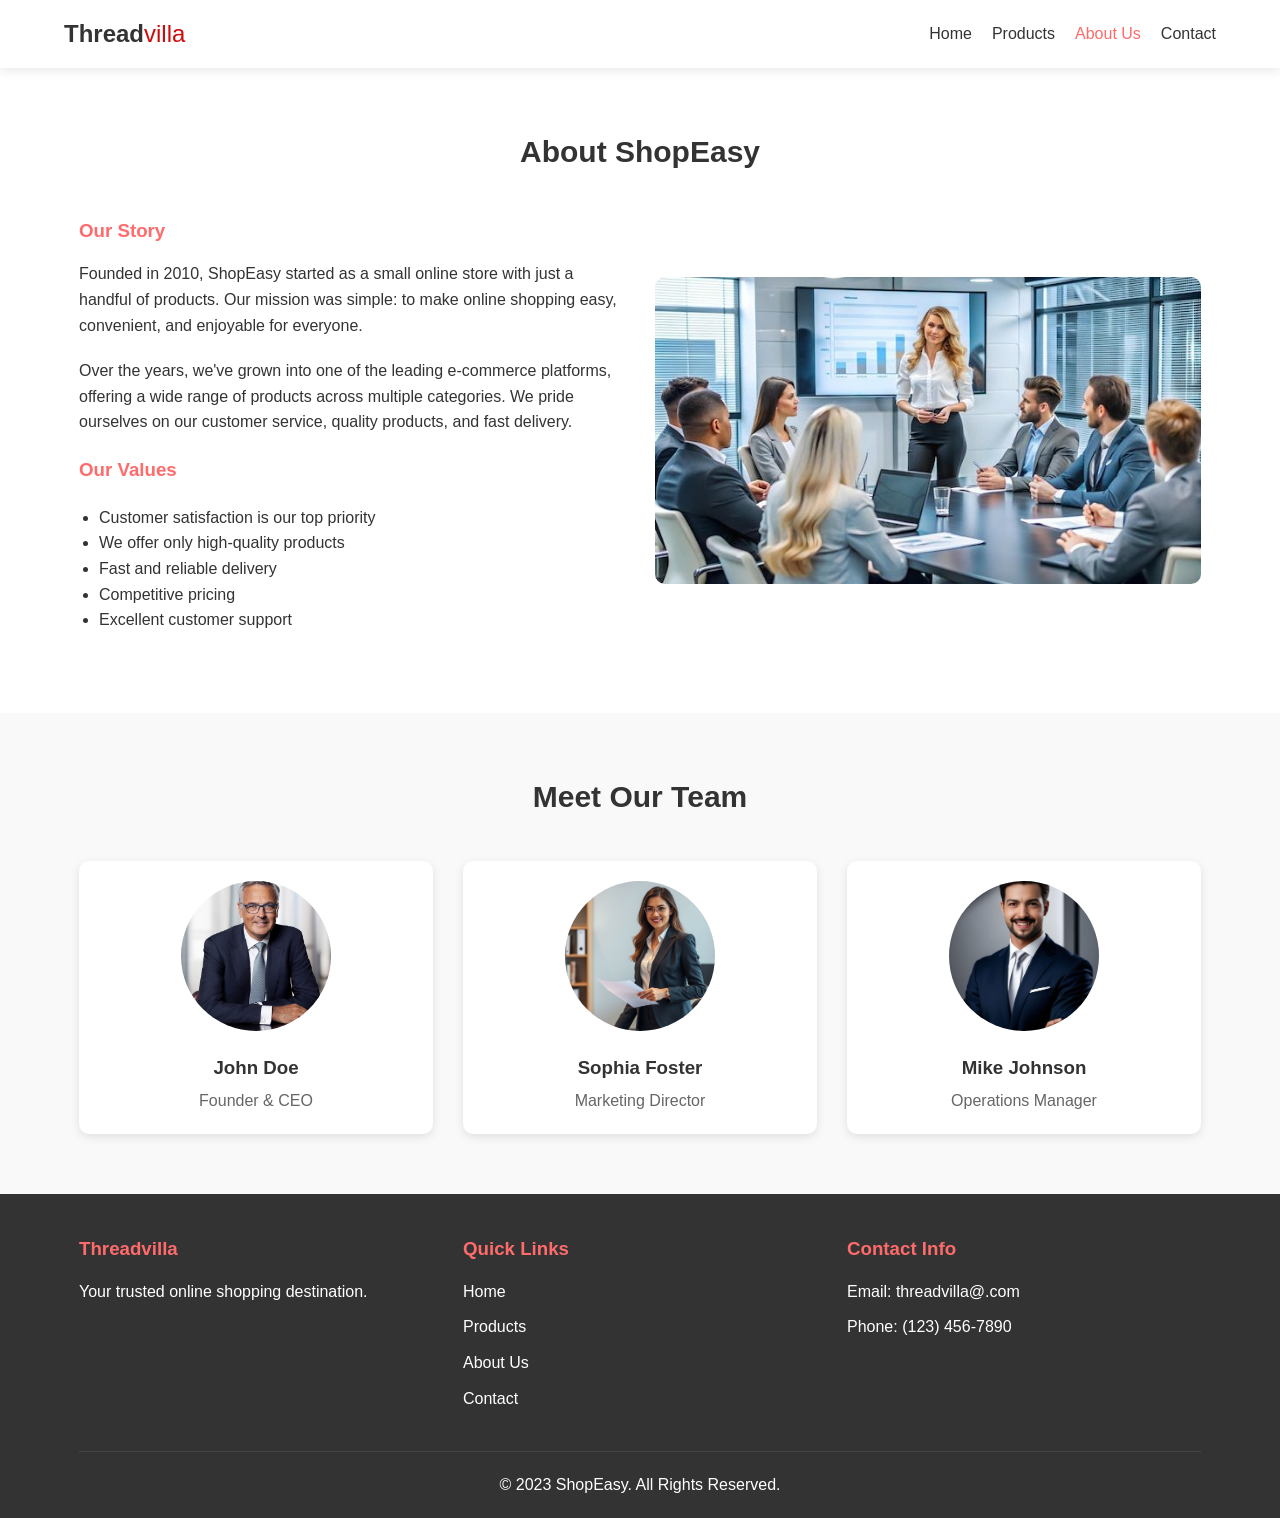
<file: about.html>
<!DOCTYPE html>
<html lang="en">
<head>
    <meta charset="UTF-8">
    <meta name="viewport" content="width=device-width, initial-scale=1.0">
    <title>Threadvilla</title>
    <link rel="stylesheet" href="index.css">
</head>
<body>
    <header>
        <div class="container">
            <h1 class="logo">Thread<span>villa</span></h1>
            <nav>
                <ul>
                    <li><a href="index.html">Home</a></li>
                    <li><a href="products.html">Products</a></li>
                    <li><a href="about.html" class="active">About Us</a></li>
                    <li><a href="contact.html">Contact</a></li>
                </ul>
            </nav>
        </div>
    </header>

    <section class="about-section">
        <div class="container">
            <h2>About ShopEasy</h2>
            <div class="about-content">
                <div class="about-text">
                    <h3>Our Story</h3>
                    <p>Founded in 2010, ShopEasy started as a small online store with just a handful of products. Our mission was simple: to make online shopping easy, convenient, and enjoyable for everyone.</p>
                    <p>Over the years, we've grown into one of the leading e-commerce platforms, offering a wide range of products across multiple categories. We pride ourselves on our customer service, quality products, and fast delivery.</p>
                    
                    <h3>Our Values</h3>
                    <ul>
                        <li>Customer satisfaction is our top priority</li>
                        <li>We offer only high-quality products</li>
                        <li>Fast and reliable delivery</li>
                        <li>Competitive pricing</li>
                        <li>Excellent customer support</li>
                    </ul>
                </div>
                <div class="about-image">
                    <img src="img/Our Team.jpg" alt="Our Team">
                </div>
            </div>
        </div>
    </section>

    <section class="team-section">
        <div class="container">
            <h2>Meet Our Team</h2>
            <div class="team-grid">
                <div class="team-member">
                    <img src="img/John Doe.jpg" alt="John Doe">
                    <h3>John Doe</h3>
                    <p>Founder & CEO</p>
                </div>
                <div class="team-member">
                    <img src="img/Marketing Director.jpg" alt="Sophia Foster">
                    <h3>Sophia Foster</h3>
                    <p>Marketing Director</p>
                </div>
                <div class="team-member">
                    <img src="img/Operations Manager.jpg" alt="Mike Johnson">
                    <h3>Mike Johnson</h3>
                    <p>Operations Manager</p>
                </div>
            </div>
        </div>
    </section>

    <footer>
        <div class="container">
            <div class="footer-content">
                <div class="footer-section">
                    <h3>Threadvilla</h3>
                    <p>Your trusted online shopping destination.</p>
                </div>
                <div class="footer-section">
                    <h3>Quick Links</h3>
                    <ul>
                        <li><a href="index.html">Home</a></li>
                        <li><a href="products.html">Products</a></li>
                        <li><a href="about.html">About Us</a></li>
                        <li><a href="contact.html">Contact</a></li>
                    </ul>
                </div>
                <div class="footer-section">
                    <h3>Contact Info</h3>
                    <p>Email:  threadvilla@.com</p>
                    <p>Phone: (123) 456-7890</p>
                </div>
            </div>
            <div class="footer-bottom">
                <p>&copy; 2023 ShopEasy. All Rights Reserved.</p>
            </div>
        </div>
    </footer>
</body>
</html>
</file>
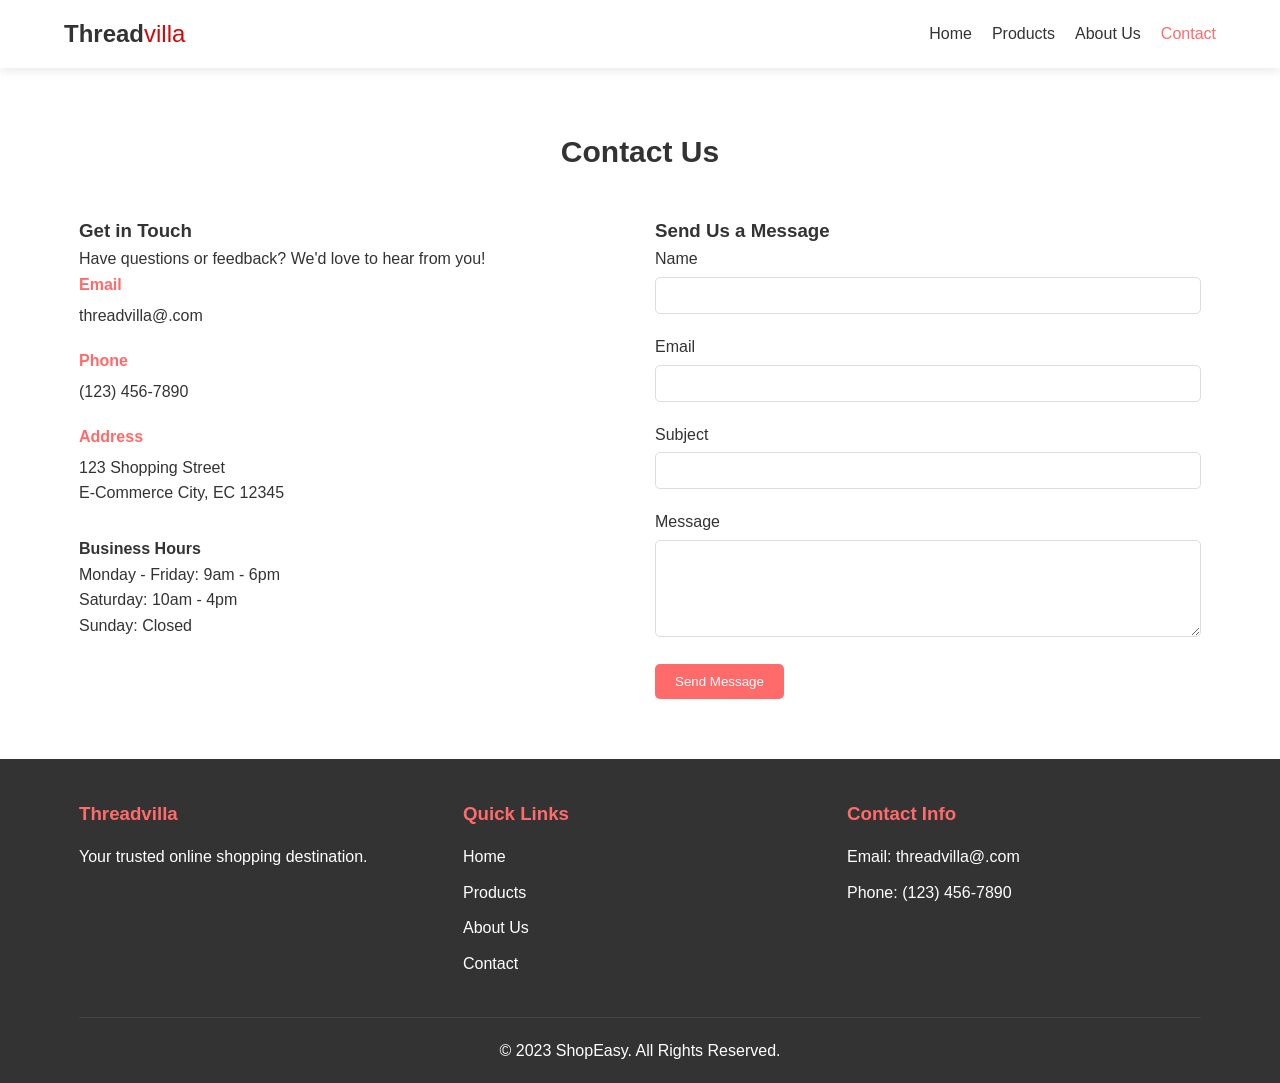
<file: contact.html>
<!DOCTYPE html>
<html lang="en">
<head>
    <meta charset="UTF-8">
    <meta name="viewport" content="width=device-width, initial-scale=1.0">
    <title>Threadvilla</title>
    <link rel="stylesheet" href="index.css">
</head>
<body>
    <header>
        <div class="container">
            <h1 class="logo">Thread<span>villa</span></h1>
            <nav>
                <ul>
                    <li><a href="index.html">Home</a></li>
                    <li><a href="products.html">Products</a></li>
                    <li><a href="about.html">About Us</a></li>
                    <li><a href="contact.html" class="active">Contact</a></li>
                </ul>
            </nav>
        </div>
    </header>

    <section class="contact-section">
        <div class="container">
            <h2>Contact Us</h2>
            <div class="contact-content">
                <div class="contact-info">
                    <h3>Get in Touch</h3>
                    <p>Have questions or feedback? We'd love to hear from you!</p>
                    
                    <div class="contact-method">
                        <h4>Email</h4>
                        <p>threadvilla@.com</p>
                    </div>
                    
                    <div class="contact-method">
                        <h4>Phone</h4>
                        <p>(123) 456-7890</p>
                    </div>
                    
                    <div class="contact-method">
                        <h4>Address</h4>
                        <p>123 Shopping Street<br>E-Commerce City, EC 12345</p>
                    </div>
                    
                    <div class="business-hours">
                        <h4>Business Hours</h4>
                        <p>Monday - Friday: 9am - 6pm<br>
                        Saturday: 10am - 4pm<br>
                        Sunday: Closed</p>
                    </div>
                </div>
                
                <div class="contact-form">
                    <h3>Send Us a Message</h3>
                    <form>
                        <div class="form-group">
                            <label for="name">Name</label>
                            <input type="text" id="name" name="name" required>
                        </div>
                        
                        <div class="form-group">
                            <label for="email">Email</label>
                            <input type="email" id="email" name="email" required>
                        </div>
                        
                        <div class="form-group">
                            <label for="subject">Subject</label>
                            <input type="text" id="subject" name="subject">
                        </div>
                        
                        <div class="form-group">
                            <label for="message">Message</label>
                            <textarea id="message" name="message" rows="5" required></textarea>
                        </div>
                        
                        <button type="submit" class="btn">Send Message</button>
                    </form>
                </div>
            </div>
        </div>
    </section>

    <footer>
        <div class="container">
            <div class="footer-content">
                <div class="footer-section">
                    <h3>Threadvilla</h3>
                    <p>Your trusted online shopping destination.</p>
                </div>
                <div class="footer-section">
                    <h3>Quick Links</h3>
                    <ul>
                        <li><a href="index.html">Home</a></li>
                        <li><a href="products.html">Products</a></li>
                        <li><a href="about.html">About Us</a></li>
                        <li><a href="contact.html">Contact</a></li>
                    </ul>
                </div>
                <div class="footer-section">
                    <h3>Contact Info</h3>
                    <p>Email:  threadvilla@.com</p>
                    <p>Phone: (123) 456-7890</p>
                </div>
            </div>
            <div class="footer-bottom">
                <p>&copy; 2023 ShopEasy. All Rights Reserved.</p>
            </div>
        </div>
    </footer>
</body>
</html>
</file>
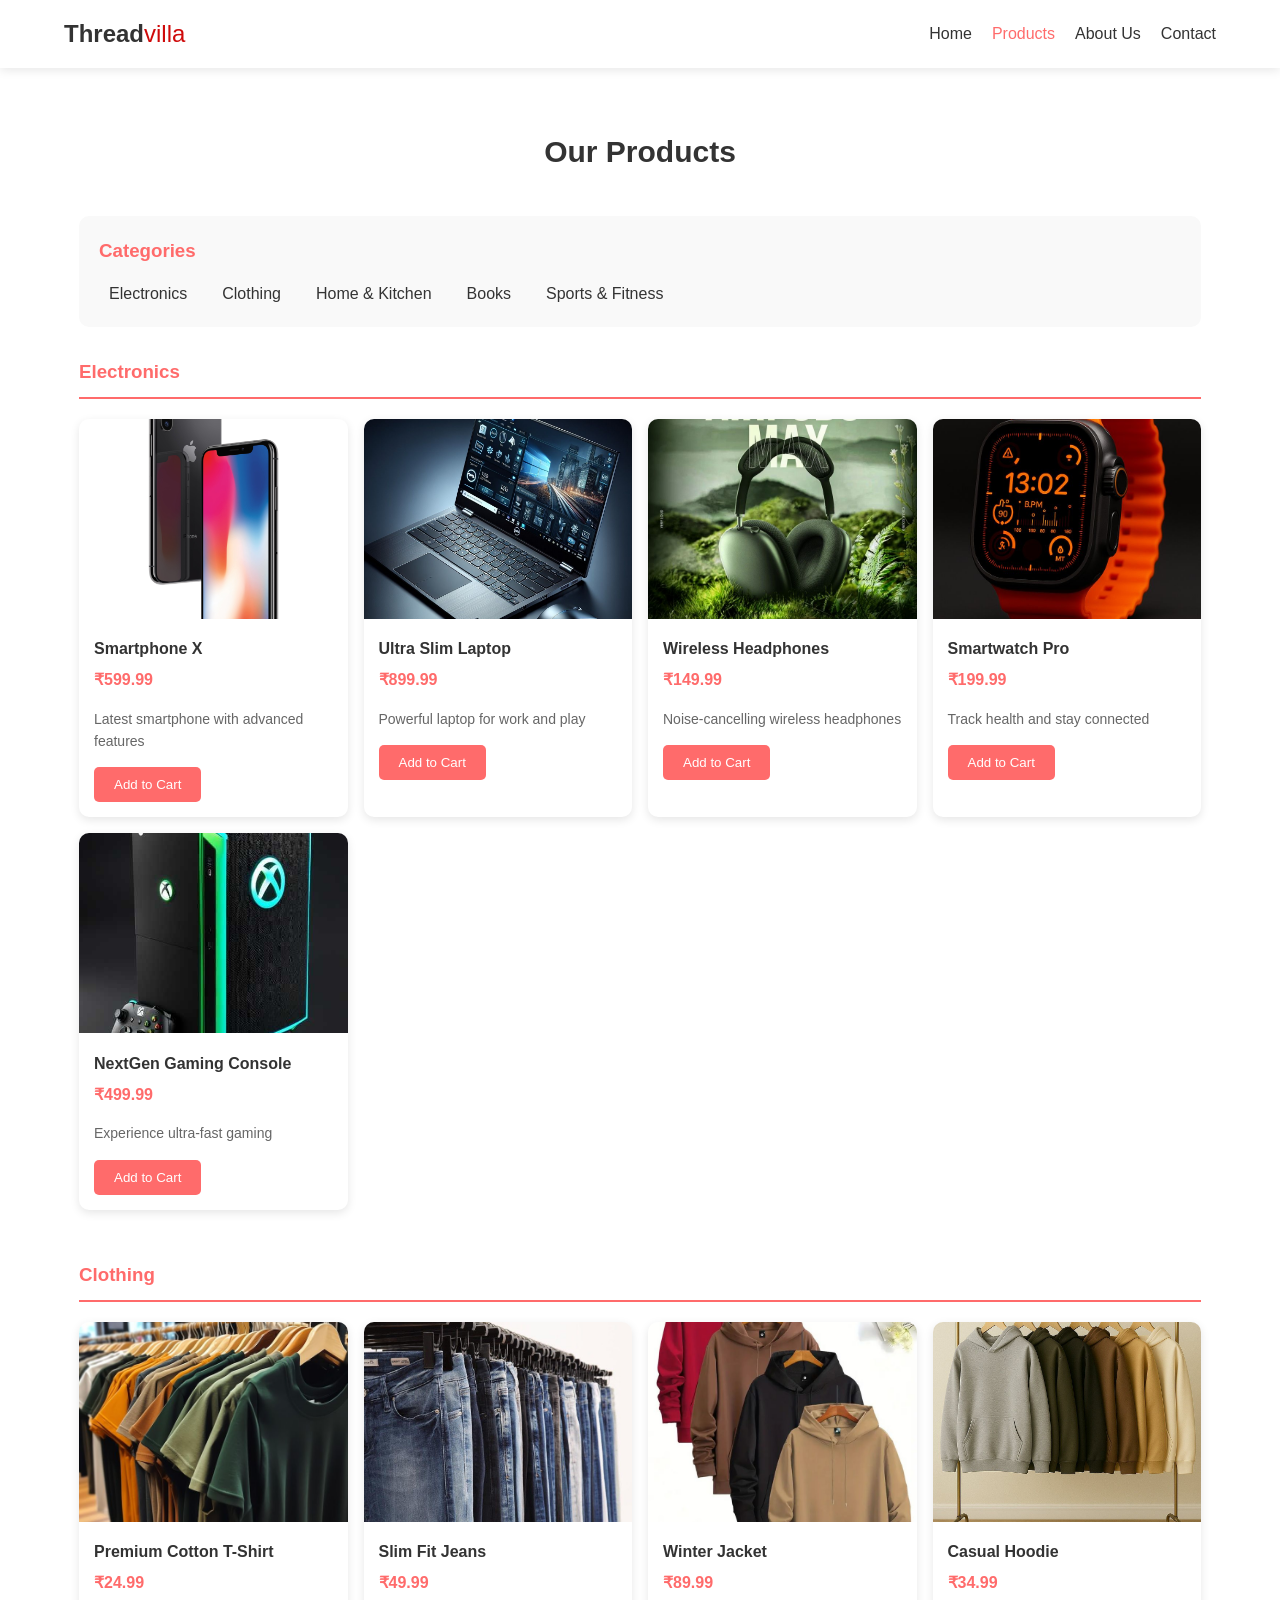
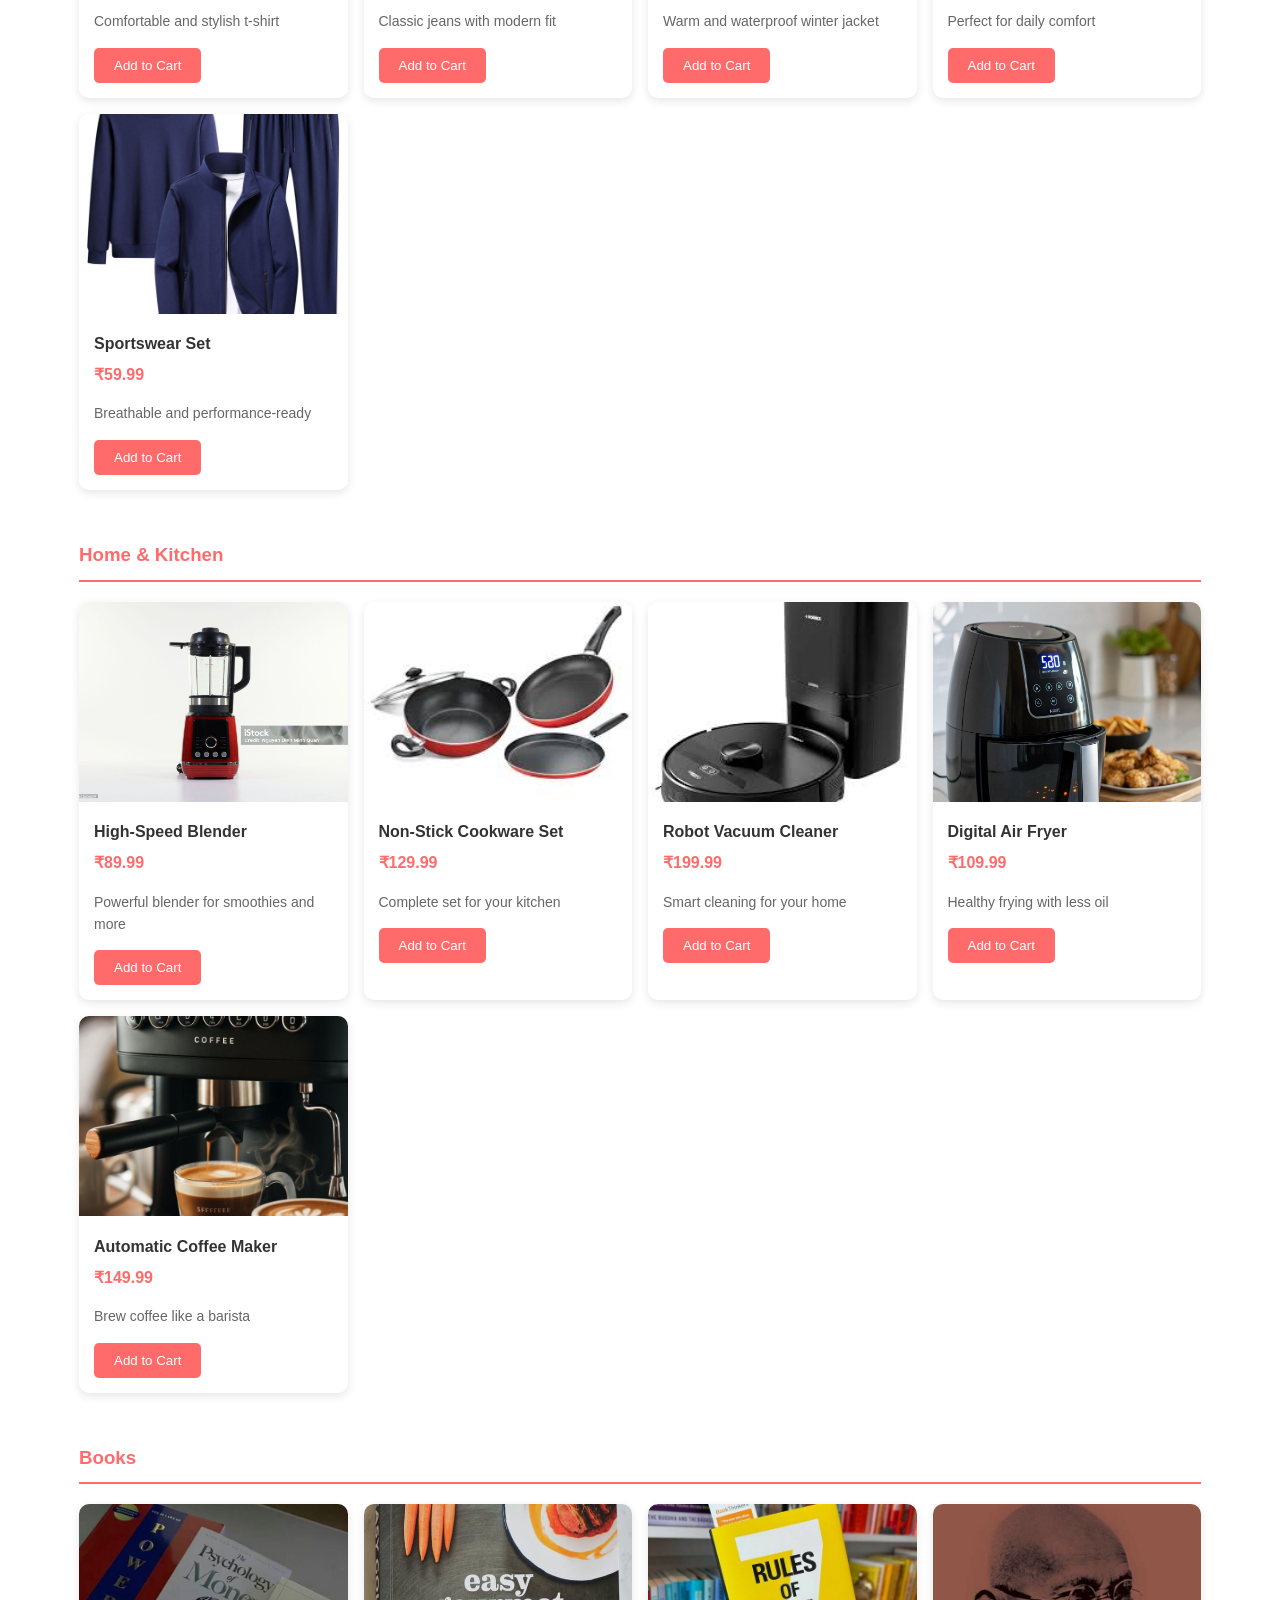
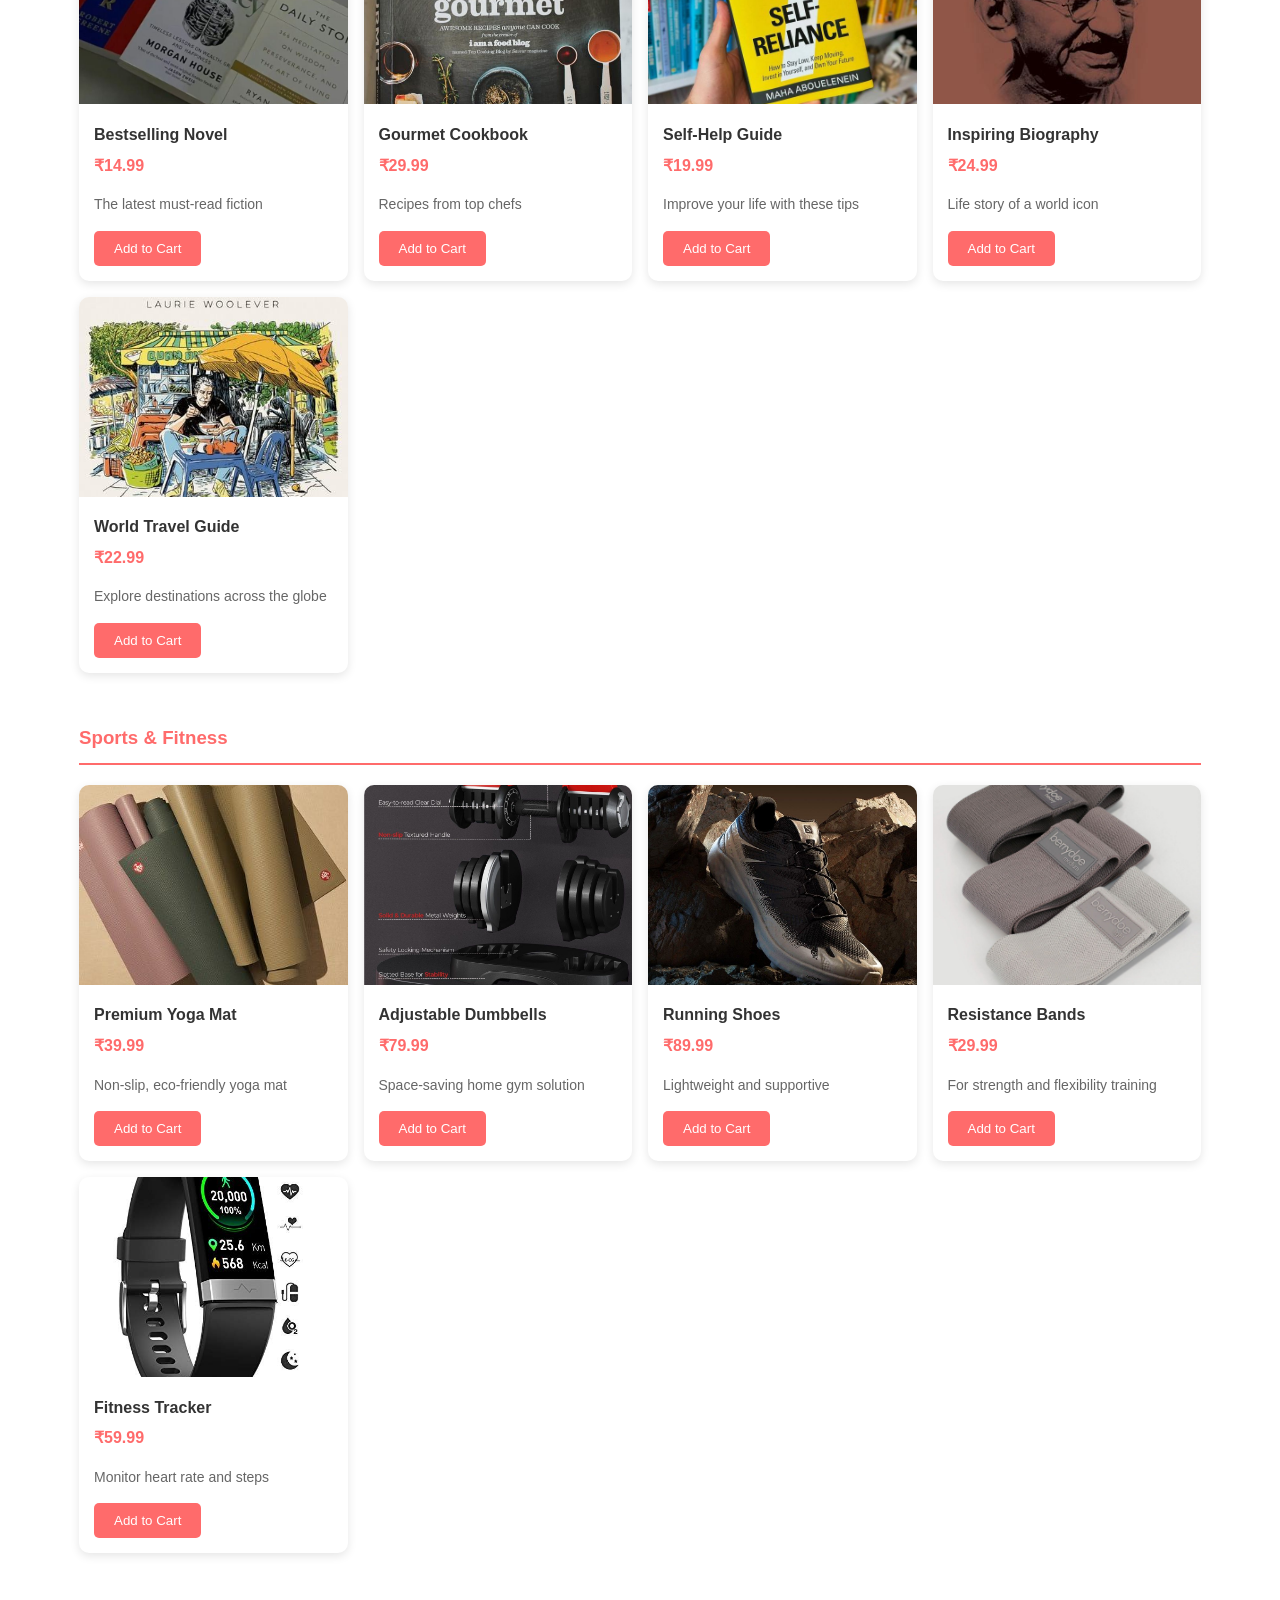
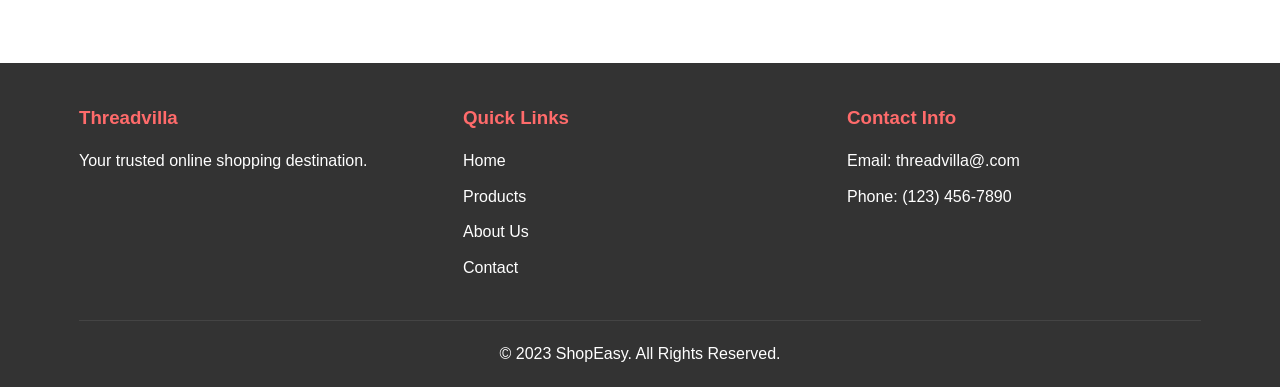
<file: products.html>
<!DOCTYPE html>
<html lang="en">

<head>
    <meta charset="UTF-8">
    <meta name="viewport" content="width=device-width, initial-scale=1.0">
    <title>Threadvilla</title>
    <link rel="stylesheet" href="index.css">
</head>

<body>
    <header>
        <div class="container">
            <h1 class="logo">Thread<span>villa</span></h1>
            <nav>
                <ul>
                    <li><a href="index.html">Home</a></li>
                    <li><a href="products.html" class="active">Products</a></li>
                    <li><a href="about.html">About Us</a></li>
                    <li><a href="contact.html">Contact</a></li>
                </ul>
            </nav>
        </div>
    </header>

    <section class="products-section">
        <div class="container">
            <h2>Our Products</h2>

            <div class="category-filter">
                <h3>Categories</h3>
                <ul>
                    <li><a href="products.html#electronics">Electronics</a></li>
                    <li><a href="#clothing">Clothing</a></li>
                    <li><a href="#home">Home & Kitchen</a></li>
                    <li><a href="#books">Books</a></li>
                    <li><a href="#sports">Sports & Fitness</a></li>
                </ul>
            </div>

            <div class="products-container">
                    <!-- Electronics Category -->
                    <div class="product-category" id="electronics">
                        <h3>Electronics</h3>
                        <div class="product-grid">
                            <div class="product-card">
                                <img src="img/Smartphone X.jpg" alt="Smartphone">
                                <h4>Smartphone X</h4>
                                <p class="price">₹599.99</p>
                                <p class="description">Latest smartphone with advanced features</p>
                                <button class="btn">Add to Cart</button>
                            </div>
                            <div class="product-card">
                                <img src="img/Ultra Slim Laptop.jpg" alt="Laptop">
                                <h4>Ultra Slim Laptop</h4>
                                <p class="price">₹899.99</p>
                                <p class="description">Powerful laptop for work and play</p>
                                <button class="btn">Add to Cart</button>
                            </div>
                            <div class="product-card">
                                <img src="img/Wireless Headphones.jpg" alt="Headphones">
                                <h4>Wireless Headphones</h4>
                                <p class="price">₹149.99</p>
                                <p class="description">Noise-cancelling wireless headphones</p>
                                <button class="btn">Add to Cart</button>
                            </div>
                            <div class="product-card">
                                <img src="img/Smartwatch Pro.jpg" alt="Smartwatch">
                                <h4>Smartwatch Pro</h4>
                                <p class="price">₹199.99</p>
                                <p class="description">Track health and stay connected</p>
                                <button class="btn">Add to Cart</button>
                            </div>
                            <div class="product-card">
                                <img src="img/NextGen Gaming Console.jpg" alt="Gaming Console">
                                <h4>NextGen Gaming Console</h4>
                                <p class="price">₹499.99</p>
                                <p class="description">Experience ultra-fast gaming</p>
                                <button class="btn">Add to Cart</button>
                            </div>
                        </div>
                    </div>

                    <!-- Clothing Category -->
                    <div class="product-category" id="clothing">
                        <h3>Clothing</h3>
                        <div class="product-grid">
                            <div class="product-card">
                                <img src="img/Premium Cotton T-Shirt.jpg" alt="T-Shirt">
                                <h4>Premium Cotton T-Shirt</h4>
                                <p class="price">₹24.99</p>
                                <p class="description">Comfortable and stylish t-shirt</p>
                                <button class="btn">Add to Cart</button>
                            </div>
                            <div class="product-card">
                                <img src="img/Slim Fit Jeans.jpg" alt="Jeans">
                                <h4>Slim Fit Jeans</h4>
                                <p class="price">₹49.99</p>
                                <p class="description">Classic jeans with modern fit</p>
                                <button class="btn">Add to Cart</button>
                            </div>
                            <div class="product-card">
                                <img src="img/Winter Jacket.jpg" alt="Jacket">
                                <h4>Winter Jacket</h4>
                                <p class="price">₹89.99</p>
                                <p class="description">Warm and waterproof winter jacket</p>
                                <button class="btn">Add to Cart</button>
                            </div>
                            <div class="product-card">
                                <img src="img/Casual Hoodie.jpg" alt="Hoodie">
                                <h4>Casual Hoodie</h4>
                                <p class="price">₹34.99</p>
                                <p class="description">Perfect for daily comfort</p>
                                <button class="btn">Add to Cart</button>
                            </div>
                            <div class="product-card">
                                <img src="img/Sportswear Set.jpg" alt="Sportswear">
                                <h4>Sportswear Set</h4>
                                <p class="price">₹59.99</p>
                                <p class="description">Breathable and performance-ready</p>
                                <button class="btn">Add to Cart</button>
                            </div>
                        </div>
                    </div>

                <!-- Home & Kitchen Category -->
                <div class="product-category" id="home">
                    <h3>Home & Kitchen</h3>
                    <div class="product-grid">
                        <div class="product-card">
                            <img src="img/Blender.jpg" alt="Blender">
                            <h4>High-Speed Blender</h4>
                            <p class="price">₹89.99</p>
                            <p class="description">Powerful blender for smoothies and more</p>
                            <button class="btn">Add to Cart</button>
                        </div>
                        <div class="product-card">
                            <img src="img/Cookware.jpeg" alt="Cookware">
                            <h4>Non-Stick Cookware Set</h4>
                            <p class="price">₹129.99</p>
                            <p class="description">Complete set for your kitchen</p>
                            <button class="btn">Add to Cart</button>
                        </div>
                        <div class="product-card">
                            <img src="img/Vacuum.jpeg" alt="Vacuum">
                            <h4>Robot Vacuum Cleaner</h4>
                            <p class="price">₹199.99</p>
                            <p class="description">Smart cleaning for your home</p>
                            <button class="btn">Add to Cart</button>
                        </div>
                        <div class="product-card">
                            <img src="img/Digital Air Fryer.jpg" alt="Air Fryer">
                            <h4>Digital Air Fryer</h4>
                            <p class="price">₹109.99</p>
                            <p class="description">Healthy frying with less oil</p>
                            <button class="btn">Add to Cart</button>
                        </div>
                        <div class="product-card">
                            <img src="img/Automatic Coffee Maker.jpg" alt="Coffee Maker">
                            <h4>Automatic Coffee Maker</h4>
                            <p class="price">₹149.99</p>
                            <p class="description">Brew coffee like a barista</p>
                            <button class="btn">Add to Cart</button>
                        </div>
                    </div>
                </div>

                <!-- Books Category -->
                <div class="product-category" id="books">
                    <h3>Books</h3>
                    <div class="product-grid">
                        <div class="product-card">
                            <img src="img/Bestselling Novel.jpg" alt="Novel">
                            <h4>Bestselling Novel</h4>
                            <p class="price">₹14.99</p>
                            <p class="description">The latest must-read fiction</p>
                            <button class="btn">Add to Cart</button>
                        </div>
                        <div class="product-card">
                            <img src="img/Gourmet Cookbook.jpg" alt="Cookbook">
                            <h4>Gourmet Cookbook</h4>
                            <p class="price">₹29.99</p>
                            <p class="description">Recipes from top chefs</p>
                            <button class="btn">Add to Cart</button>
                        </div>
                        <div class="product-card">
                            <img src="img/Self-Help Guide.jpg" alt="Self-Help">
                            <h4>Self-Help Guide</h4>
                            <p class="price">₹19.99</p>
                            <p class="description">Improve your life with these tips</p>
                            <button class="btn">Add to Cart</button>
                        </div>
                        <div class="product-card">
                            <img src="img/Inspiring Biography.jpg" alt="Biography">
                            <h4>Inspiring Biography</h4>
                            <p class="price">₹24.99</p>
                            <p class="description">Life story of a world icon</p>
                            <button class="btn">Add to Cart</button>
                        </div>
                        <div class="product-card">
                            <img src="img/World Travel Guide.jpg" alt="Travel">
                            <h4>World Travel Guide</h4>
                            <p class="price">₹22.99</p>
                            <p class="description">Explore destinations across the globe</p>
                            <button class="btn">Add to Cart</button>
                        </div>
                    </div>
                </div>

                <!-- Sports & Fitness Category -->
                <div class="product-category" id="sports">
                    <h3>Sports & Fitness</h3>
                    <div class="product-grid">
                        <div class="product-card">
                            <img src="img/Premium Yoga Mat.jpg" alt="Yoga Mat">
                            <h4>Premium Yoga Mat</h4>
                            <p class="price">₹39.99</p>
                            <p class="description">Non-slip, eco-friendly yoga mat</p>
                            <button class="btn">Add to Cart</button>
                        </div>
                        <div class="product-card">
                            <img src="img/Adjustable Dumbbells.jpg" alt="Dumbbells">
                            <h4>Adjustable Dumbbells</h4>
                            <p class="price">₹79.99</p>
                            <p class="description">Space-saving home gym solution</p>
                            <button class="btn">Add to Cart</button>
                        </div>
                        <div class="product-card">
                            <img src="img/Running Shoes.jpg" alt="Running Shoes">
                            <h4>Running Shoes</h4>
                            <p class="price">₹89.99</p>
                            <p class="description">Lightweight and supportive</p>
                            <button class="btn">Add to Cart</button>
                        </div>
                        <div class="product-card">
                            <img src="img/Resistance Bands.jpg" alt="Resistance Bands">
                            <h4>Resistance Bands</h4>
                            <p class="price">₹29.99</p>
                            <p class="description">For strength and flexibility training</p>
                            <button class="btn">Add to Cart</button>
                        </div>
                        <div class="product-card">
                            <img src="img/Fitness Tracker.jpg" alt="Fitness Tracker">
                            <h4>Fitness Tracker</h4>
                            <p class="price">₹59.99</p>
                            <p class="description">Monitor heart rate and steps</p>
                            <button class="btn">Add to Cart</button>
                        </div>
                    </div>
                </div>
            </div>
        </div>
    </section>

    <footer>
        <div class="container">
            <div class="footer-content">
                <div class="footer-section">
                    <h3>Threadvilla</h3>
                    <p>Your trusted online shopping destination.</p>
                </div>
                <div class="footer-section">
                    <h3>Quick Links</h3>
                    <ul>
                        <li><a href="index.html">Home</a></li>
                        <li><a href="products.html">Products</a></li>
                        <li><a href="about.html">About Us</a></li>
                        <li><a href="contact.html">Contact</a></li>
                    </ul>
                </div>
                <div class="footer-section">
                    <h3>Contact Info</h3>
                    <p>Email: threadvilla@.com</p>
                    <p>Phone: (123) 456-7890</p>
                </div>
            </div>
            <div class="footer-bottom">
                <p>&copy; 2023 ShopEasy. All Rights Reserved.</p>
            </div>
        </div>
    </footer>
</body>

</html>
</file>
<file: index.css>
/* Global Styles */
* {
    margin: 0;
    padding: 0;
    box-sizing: border-box;
    font-family: 'Arial', sans-serif;
}

.logo span {
    font-weight: 300;
    color: #cf0a0a;
}

html {
    scroll-behavior: smooth;
}

body {
    line-height: 1.6;
    color: #333;
}

.container {
    width: 90%;
    max-width: 1200px;
    margin: 0 auto;
    padding: 0 15px;
}

.btn {
    display: inline-block;
    background: #ff6b6b;
    color: white;
    padding: 10px 20px;
    border: none;
    border-radius: 5px;
    text-decoration: none;
    cursor: pointer;
    transition: background 0.3s;
}

.btn:hover {
    background: #ff5252;
}

img {
    max-width: 100%;
    height: auto;
}

/* Header Styles */
header {
    background: #fff;
    box-shadow: 0 2px 10px rgba(0, 0, 0, 0.1);
    position: sticky;
    top: 0;
    z-index: 100;
}

header .container {
    display: flex;
    justify-content: space-between;
    align-items: center;
    padding: 15px 0;
}

.logo {
    font-size: 24px;
    font-weight: bold;
    color: #333;
}

nav ul {
    display: flex;
    list-style: none;
}

nav ul li {
    margin-left: 20px;
}

nav ul li a {
    text-decoration: none;
    color: #333;
    font-weight: 500;
    transition: color 0.3s;
}

nav ul li a:hover,
nav ul li a.active {
    color: #ff6b6b;
}

/* Hero Section */
.hero {
    background: linear-gradient(rgba(0, 0, 0, 0.5), rgba(0, 0, 0, 0.5)), url('images/hero-bg.jpg');
    background-size: cover;
    background-position: center;
    color: white;
    text-align: center;
    padding: 100px 0;
}

.hero h2 {
    font-size: 36px;
    margin-bottom: 20px;
}

.hero p {
    font-size: 18px;
    margin-bottom: 30px;
}

/* Categories Section */
.categories {
    padding: 60px 0;
    background: #f9f9f9;
}

.categories h2 {
    text-align: center;
    margin-bottom: 40px;
    font-size: 30px;
}

.category-grid {
    display: grid;
    grid-template-columns: repeat(auto-fit, minmax(200px, 1fr));
    gap: 20px;
}

.category-card {
    background: white;
    border-radius: 10px;
    overflow: hidden;
    box-shadow: 0 3px 10px rgba(0, 0, 0, 0.1);
    text-align: center;
    padding: 20px;
    transition: transform 0.3s;
}

.category-card:hover {
    transform: translateY(-5px);
}

.category-card img {
    border-radius: 5px;
    margin-bottom: 15px;
}

.category-card h3 {
    margin-bottom: 15px;
}

/* Featured Products */
.featured-products {
    padding: 60px 0;
}

.featured-products h2 {
    text-align: center;
    margin-bottom: 40px;
    font-size: 30px;
}

.product-grid {
    display: grid;
    grid-template-columns: repeat(auto-fit, minmax(220px, 1fr));
    gap: 16px;
}

.product-card {
    background: white;
    border-radius: 10px;
    overflow: hidden;
    box-shadow: 0 3px 10px rgba(0, 0, 0, 0.1);
    transition: transform 0.3s;
}

.product-card:hover {
    transform: translateY(-5px);
}

.product-card img {
    width: 100%;
    height: 200px;
    object-fit: cover;
}

.product-card h3,
.product-card h4 {
    padding: 10px 15px 0;
    margin-bottom: 5px;
}

.price {
    color: #ff6b6b;
    font-weight: bold;
    padding: 0 15px;
    margin-bottom: 15px;
}

.description {
    padding: 0 15px;
    margin-bottom: 15px;
    color: #666;
    font-size: 14px;
}

.product-card .btn {
    display: block;
    margin: 0 15px 15px;
    text-align: center;
}

/* About Page Styles */
.about-section {
    padding: 60px 0;
}

.about-section h2 {
    text-align: center;
    margin-bottom: 40px;
    font-size: 30px;
}

.about-content {
    display: flex;
    flex-wrap: wrap;
    gap: 30px;
    align-items: center;
}

.about-text {
    flex: 1;
    min-width: 300px;
}

.about-image {
    flex: 1;
    min-width: 300px;
}

.about-image img {
    border-radius: 10px;
}

.about-text h3 {
    margin-bottom: 15px;
    color: #ff6b6b;
}

.about-text p {
    margin-bottom: 20px;
}

.about-text ul {
    margin: 20px 0 20px 20px;
}

.team-section {
    padding: 60px 0;
    background: #f9f9f9;
}

.team-section h2 {
    text-align: center;
    margin-bottom: 40px;
    font-size: 30px;
}

.team-grid {
    display: grid;
    grid-template-columns: repeat(auto-fit, minmax(250px, 1fr));
    gap: 30px;
}

.team-member {
    background: white;
    border-radius: 10px;
    overflow: hidden;
    box-shadow: 0 3px 10px rgba(0, 0, 0, 0.1);
    text-align: center;
    padding: 20px;
}

.team-member img {
    width: 150px;
    height: 150px;
    border-radius: 50%;
    object-fit: cover;
    margin-bottom: 15px;
}

.team-member h3 {
    margin-bottom: 5px;
}

.team-member p {
    color: #666;
}

/* Contact Page Styles */
.contact-section {
    padding: 60px 0;
}

.contact-section h2 {
    text-align: center;
    margin-bottom: 40px;
    font-size: 30px;
}

.contact-content {
    display: flex;
    flex-wrap: wrap;
    gap: 30px;
}

.contact-info,
.contact-form {
    flex: 1;
    min-width: 300px;
}

.contact-method {
    margin-bottom: 20px;
}

.contact-method h4 {
    color: #ff6b6b;
    margin-bottom: 5px;
}

.business-hours {
    margin-top: 30px;
}

.form-group {
    margin-bottom: 20px;
}

.form-group label {
    display: block;
    margin-bottom: 5px;
    font-weight: 500;
}

.form-group input,
.form-group textarea {
    width: 100%;
    padding: 10px;
    border: 1px solid #ddd;
    border-radius: 5px;
}

.form-group textarea {
    resize: vertical;
}

.map-section {
    padding: 40px 0;
    background: #f9f9f9;
}

.map-section h3 {
    text-align: center;
    margin-bottom: 20px;
}

.map-placeholder {
    height: 400px;
    background: #ddd;
    display: flex;
    align-items: center;
    justify-content: center;
    border-radius: 10px;
}

/* Products Page Styles */
.products-section {
    padding: 60px 0;
}

.products-section h2 {
    text-align: center;
    margin-bottom: 40px;
    font-size: 30px;
}

.category-filter {
    background: #f9f9f9;
    padding: 20px;
    border-radius: 10px;
    margin-bottom: 30px;
}

.category-filter h3 {
    margin-bottom: 15px;
    color: #ff6b6b;
}

.category-filter ul {
    list-style: none;
    display: flex;
    flex-wrap: wrap;
    gap: 15px;
    flex-direction: row;
}

.category-filter a {
    text-decoration: none;
    color: #333;
    padding: 5px 10px;
    border-radius: 5px;
    transition: all 0.3s;
}

.category-filter a:hover {
    background: #ff6b6b;
    color: white;
}

.product-category {
    margin-bottom: 50px;
}

.product-category h3 {
    margin-bottom: 20px;
    padding-bottom: 10px;
    border-bottom: 2px solid #ff6b6b;
    color: #ff6b6b;
}

/* Footer Styles */
footer {
    background: #333;
    color: white;
    padding: 40px 0 0;
}

.footer-content {
    display: flex;
    flex-wrap: wrap;
    gap: 30px;
    margin-bottom: 30px;
}

.footer-section {
    flex: 1;
    min-width: 250px;
}

.footer-section h3 {
    margin-bottom: 15px;
    color: #ff6b6b;
}

.footer-section p {
    margin-bottom: 10px;
}

.footer-section ul {
    list-style: none;
}

.footer-section ul li {
    margin-bottom: 10px;
}

.footer-section ul li a {
    color: white;
    text-decoration: none;
    transition: color 0.3s;
}

.footer-section ul li a:hover {
    color: #ff6b6b;
}

.footer-bottom {
    text-align: center;
    padding: 20px 0;
    border-top: 1px solid #444;
}

/* Responsive Styles */
@media (max-width: 980px) {
    .product-grid {
        grid-template-columns: repeat(5, 1fr);
    }

    header .container {
        flex-direction: column;
        text-align: center;
    }

    nav ul {
        margin-top: 15px;
        justify-content: center;
    }

    .hero h2 {
        font-size: 28px;
    }

    .hero p {
        font-size: 16px;
    }

    .about-content,
    .contact-content {
        flex-direction: column;
    }

    .footer-content {
        flex-direction: column;
    }
}

@media screen and (max-width: 980px) and (min-width: 1200px) {
    .product-grid {
        grid-template-columns: repeat(4, 1fr);
    }
}

@media (max-width: 768px) {
    .product-grid {
        grid-template-columns: repeat(1, 1fr);
    }

    .category-filter ul {
        flex-direction: column;
    }
}
</file>
